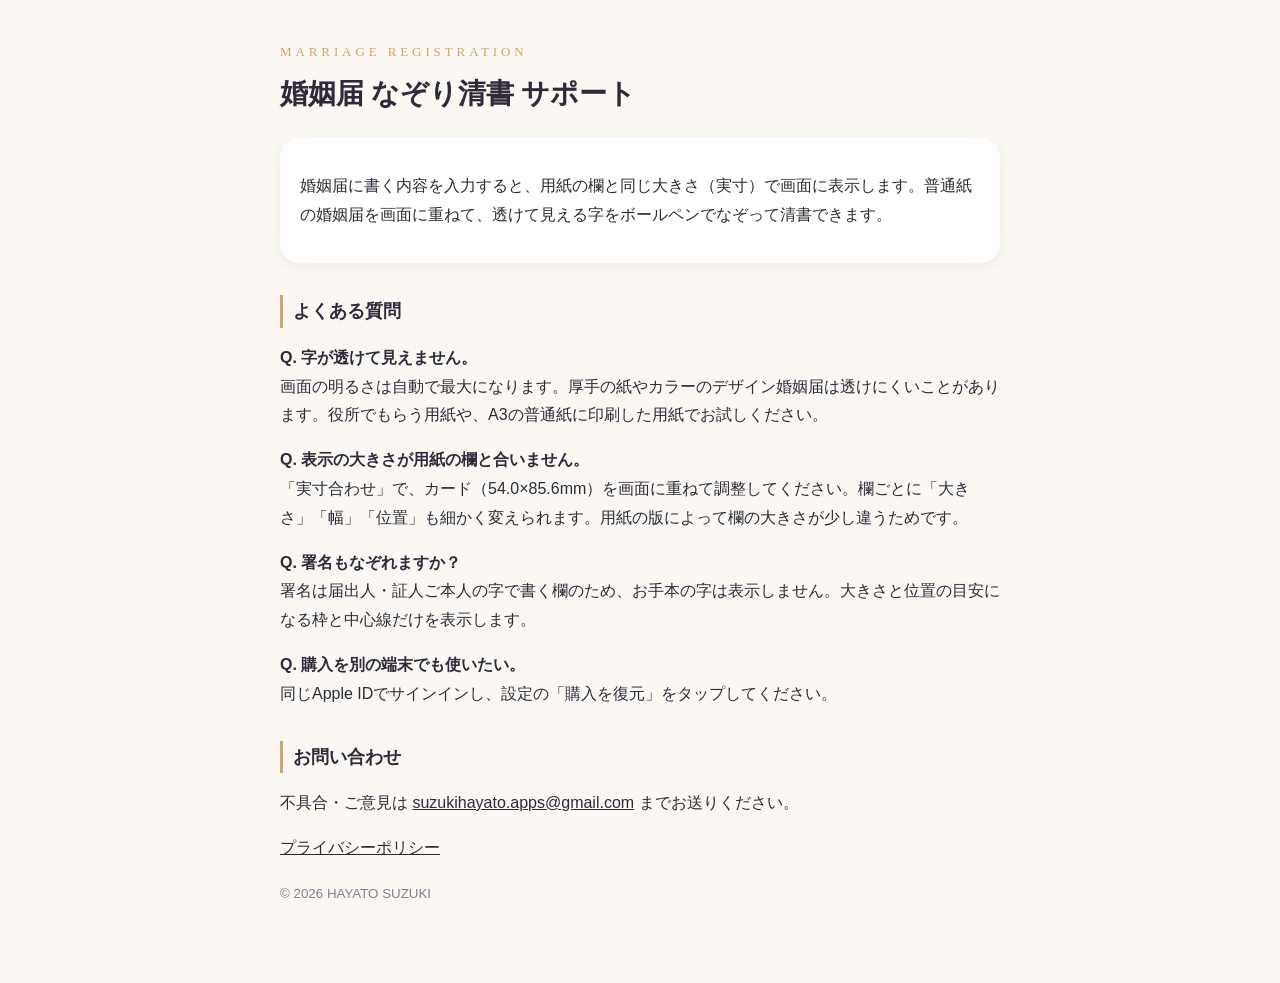
<file: docs/index.html>
<!doctype html>
<html lang="ja"><head><meta charset="utf-8"><meta name="viewport" content="width=device-width,initial-scale=1">
<title>婚姻届 なぞり清書 - サポート</title><link rel="stylesheet" href="style.css"></head>
<body><main>
<div class="eyebrow">Marriage Registration</div>
<h1>婚姻届 なぞり清書 サポート</h1>
<div class="card">
<p>婚姻届に書く内容を入力すると、用紙の欄と同じ大きさ（実寸）で画面に表示します。普通紙の婚姻届を画面に重ねて、透けて見える字をボールペンでなぞって清書できます。</p>
</div>
<h2>よくある質問</h2>
<p><b>Q. 字が透けて見えません。</b><br>画面の明るさは自動で最大になります。厚手の紙やカラーのデザイン婚姻届は透けにくいことがあります。役所でもらう用紙や、A3の普通紙に印刷した用紙でお試しください。</p>
<p><b>Q. 表示の大きさが用紙の欄と合いません。</b><br>「実寸合わせ」で、カード（54.0×85.6mm）を画面に重ねて調整してください。欄ごとに「大きさ」「幅」「位置」も細かく変えられます。用紙の版によって欄の大きさが少し違うためです。</p>
<p><b>Q. 署名もなぞれますか？</b><br>署名は届出人・証人ご本人の字で書く欄のため、お手本の字は表示しません。大きさと位置の目安になる枠と中心線だけを表示します。</p>
<p><b>Q. 購入を別の端末でも使いたい。</b><br>同じApple IDでサインインし、設定の「購入を復元」をタップしてください。</p>
<h2>お問い合わせ</h2>
<p>不具合・ご意見は <a href="mailto:suzukihayato.apps@gmail.com?subject=%5B%E5%A9%9A%E5%A7%BB%E5%B1%8A%20%E3%81%AA%E3%81%9E%E3%82%8A%E6%B8%85%E6%9B%B8%5D">suzukihayato.apps@gmail.com</a> までお送りください。</p>
<p><a href="privacy.html">プライバシーポリシー</a></p>
<p><small>© 2026 HAYATO SUZUKI</small></p>
</main></body></html>
</file>
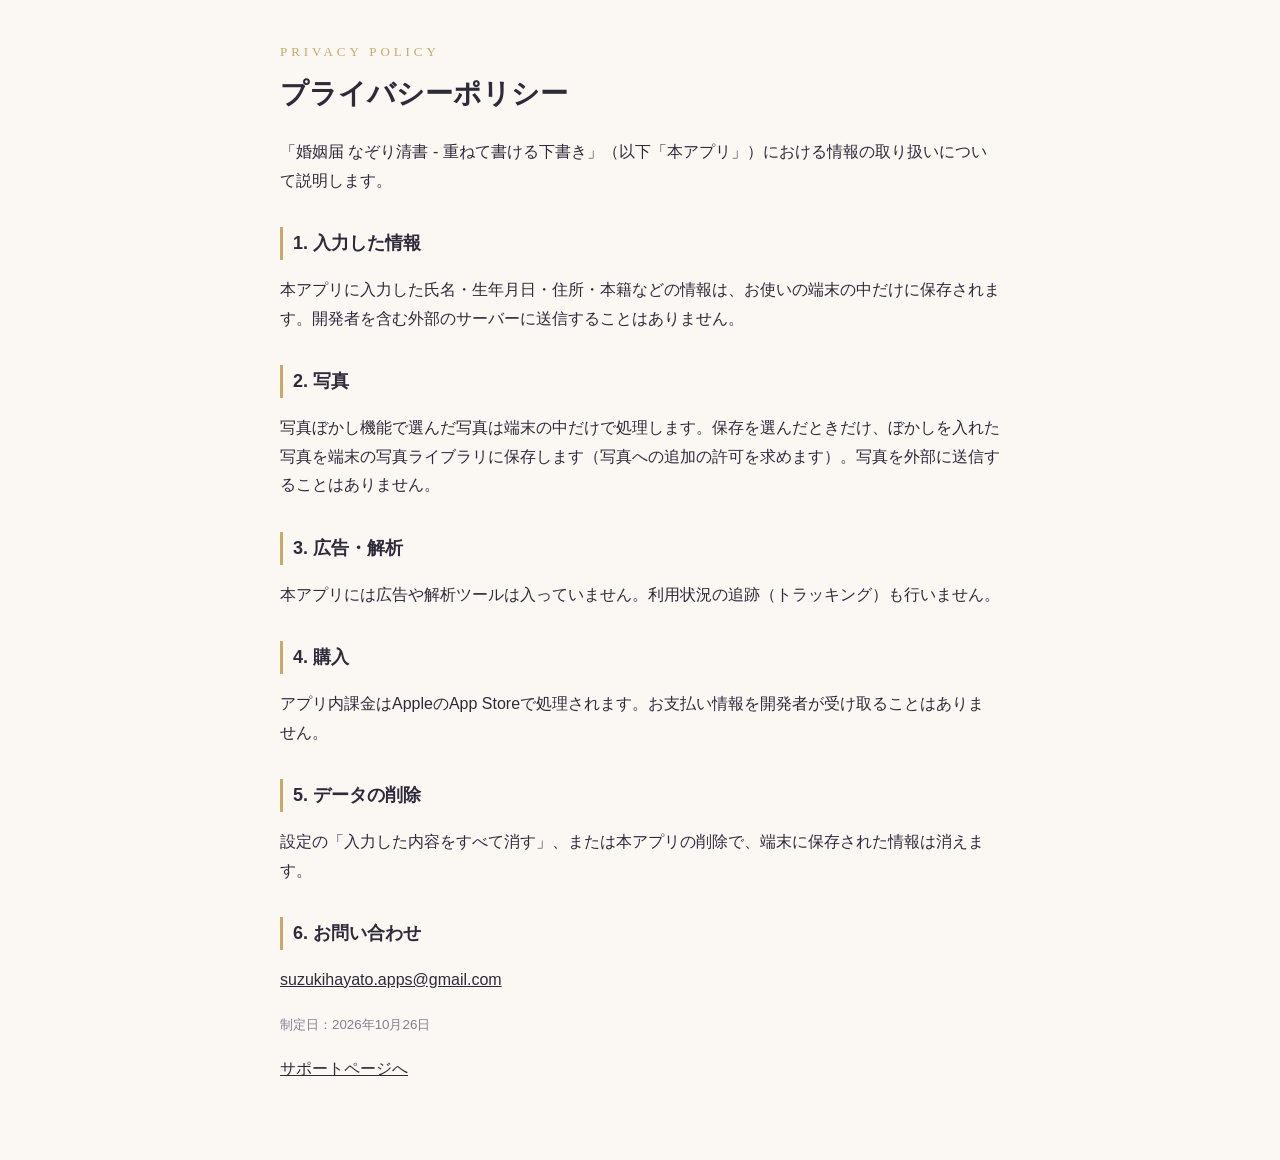
<file: docs/privacy.html>
<!doctype html>
<html lang="ja"><head><meta charset="utf-8"><meta name="viewport" content="width=device-width,initial-scale=1">
<title>婚姻届 なぞり清書 - プライバシーポリシー</title><link rel="stylesheet" href="style.css"></head>
<body><main>
<div class="eyebrow">Privacy Policy</div>
<h1>プライバシーポリシー</h1>
<p>「婚姻届 なぞり清書 - 重ねて書ける下書き」（以下「本アプリ」）における情報の取り扱いについて説明します。</p>
<h2>1. 入力した情報</h2>
<p>本アプリに入力した氏名・生年月日・住所・本籍などの情報は、お使いの端末の中だけに保存されます。開発者を含む外部のサーバーに送信することはありません。</p>
<h2>2. 写真</h2>
<p>写真ぼかし機能で選んだ写真は端末の中だけで処理します。保存を選んだときだけ、ぼかしを入れた写真を端末の写真ライブラリに保存します（写真への追加の許可を求めます）。写真を外部に送信することはありません。</p>
<h2>3. 広告・解析</h2>
<p>本アプリには広告や解析ツールは入っていません。利用状況の追跡（トラッキング）も行いません。</p>
<h2>4. 購入</h2>
<p>アプリ内課金はAppleのApp Storeで処理されます。お支払い情報を開発者が受け取ることはありません。</p>
<h2>5. データの削除</h2>
<p>設定の「入力した内容をすべて消す」、または本アプリの削除で、端末に保存された情報は消えます。</p>
<h2>6. お問い合わせ</h2>
<p><a href="mailto:suzukihayato.apps@gmail.com">suzukihayato.apps@gmail.com</a></p>
<p><small>制定日：2026年10月26日</small></p>
<p><a href="index.html">サポートページへ</a></p>
</main></body></html>
</file>
<file: docs/style.css>
body{margin:0;background:#FBF7F3;color:#2E2A3A;font-family:-apple-system,"Hiragino Sans","Noto Sans JP",sans-serif;line-height:1.8}
main{max-width:720px;margin:0 auto;padding:40px 22px 60px}
.eyebrow{letter-spacing:.3em;color:#C9A86A;font-size:13px;font-family:Georgia,serif;text-transform:uppercase}
h1{font-family:"Hiragino Mincho ProN","Yu Mincho",serif;font-size:28px;margin:6px 0 18px}
h2{font-size:18px;border-left:3px solid #C9A86A;padding-left:10px;margin-top:32px}
.card{background:#fff;border-radius:20px;padding:18px 20px;box-shadow:0 3px 12px rgba(46,42,58,.06)}
a{color:#2E2A3A}
small{color:#857E92}
</file>
